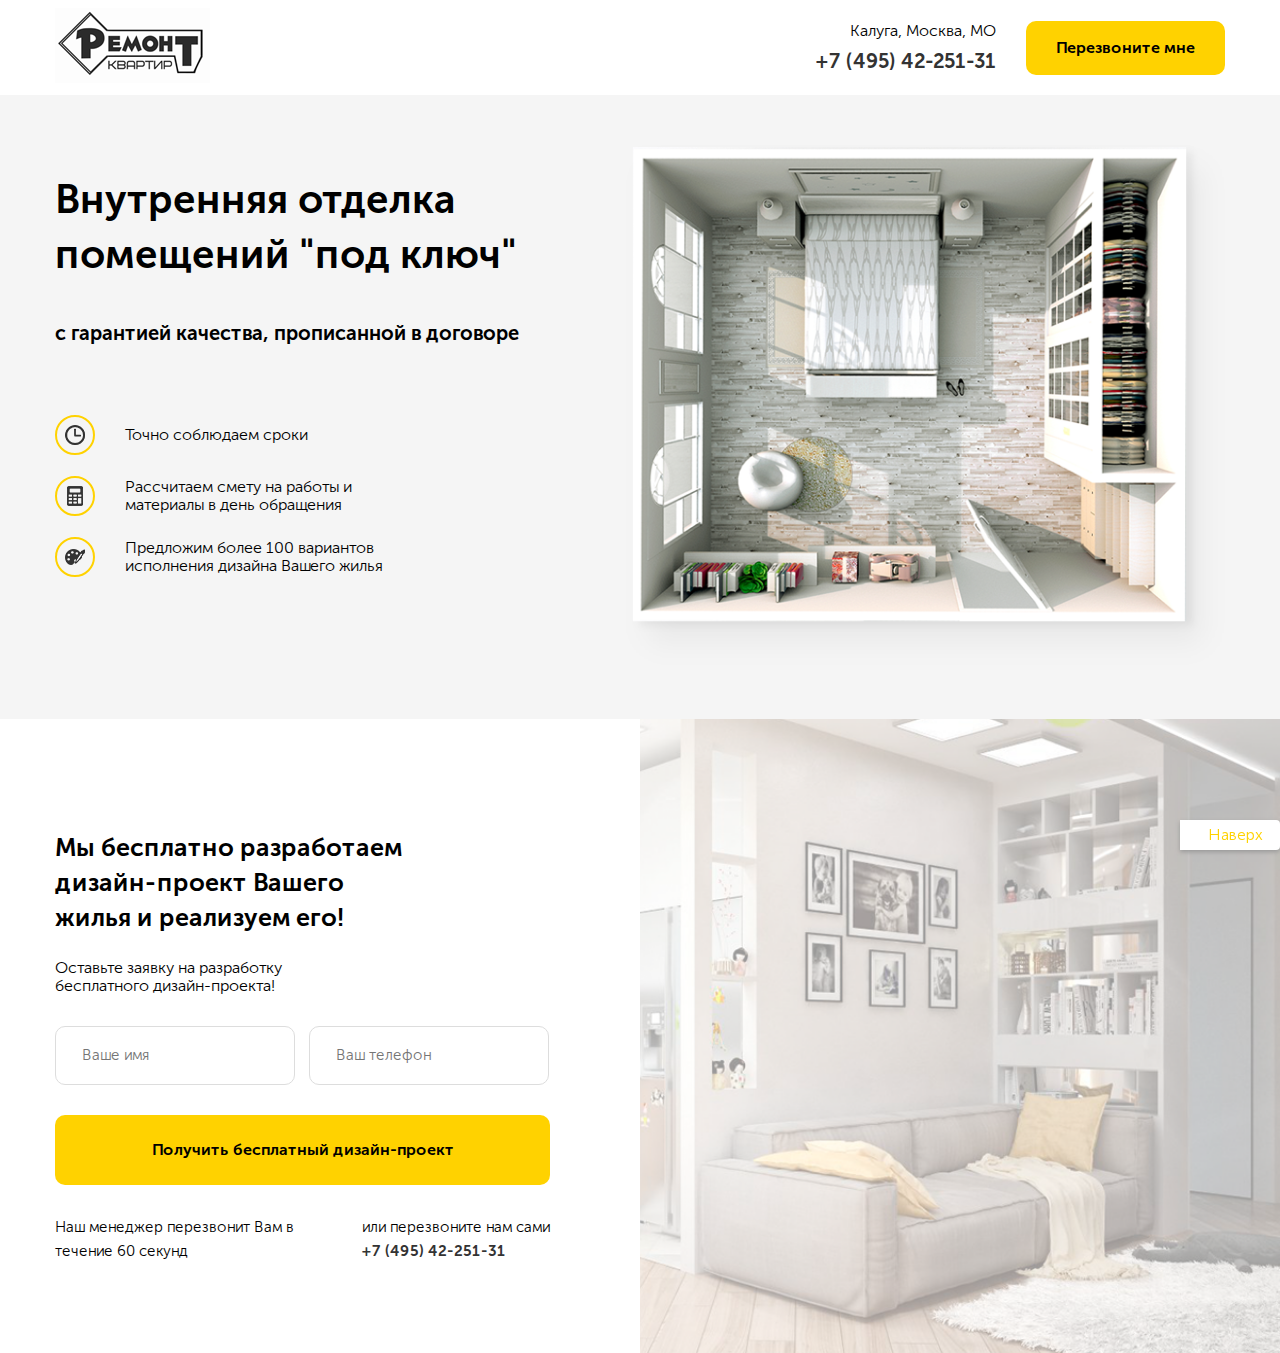
<file: src/index.html>
<!DOCTYPE html>
<html lang="ru">
<head>
 <meta charset="UTF-8">
 <meta name="viewport" content="width=device-width, initial-scale=1.0">
 <meta http-equiv="X-UA-Compatible" content="ie=edge">
 <title>Ремонт квартир</title>
 <link rel="stylesheet" href="css/normalize.css">
 <link rel="stylesheet" href="css/style.css">
</head>
<body>
 <nav class="navbar">
  <div class="container">
   <div class="navbar-block">
    <div class="navbar__logo">
     <img src="img/logo.png" alt="Логотип">
    </div>
    <!-- /navbar__logo -->
    <div class="navbar__info">
     <div class="navbar__contacts">
      <span class="navbar__address">
        Калуга, Москва, МО
      </span>
      <a href="tel: +7 (495) 42-251-31
      " class="navbar__phone"> +7 (495) 42-251-31 </a>
     </div>
     <!-- /.navbar__contacts -->
     <button class="button navbar__button" id="button">
      Перезвоните мне
     </button>
    </div>
    <!-- navbar__info -->
   </div>
   <!-- navbar-block -->
  </div>
  <!-- /container -->
 </nav>
 <main>
  <section class="hero">
    <div class="container">
      <div class="hero-block">
        <div class="hero-text">
          <h1 class="hero-text__title">
            Внутренняя отделка 
               помещений "под ключ"
          </h1>
          <span class="hero-text__subtitle">
            с гарантией качества, прописанной в договоре
          </span>
          <ul class="hero-list">
            <li class="hero-list__item">
             <div class="hero-list__image">
               <img src="img/clock.png" alt="clock">
             </div>
             <!-- /hero-list__image -->
             <span class="hero-list__text">
              Точно соблюдаем сроки
             </span>
            </li>
            <li class="hero-list__item">
              <div class="hero-list__image">
                <img src="img/calculator.png" alt="calculator">

              </div>
               <!-- /hero-list__image -->
              <span class="hero-list__text">
                Рассчитаем смету на работы
                и материалы в день обращения                 
              </span>  
            </li>
            <li class="hero-list__item">
              <div class="hero-list__image">
                <img src="img/paint-board.png" alt="paint-board">

              </div>
               <!-- /hero-list__image -->
              <span class="hero-list__text">
                Предложим более 100 вариантов 
                исполнения дизайна Вашего жилья
              </span>  
            </li>
          </ul>
        </div>
        <!-- /.hero-text -->
        <div class="hero-img">
          <img src="img/hero-image.png" alt="План квартиры">
        </div>
        <!-- /.hero-img -->
      </div>
      <!-- /.hero-block -->
    </div>
    <!-- /.container -->
  </section>
  <!-- /.hero -->
  <section class="offer section">
    <div class="container">
    <div class="offer-block">
     
        <h2 class="section-title offer__title">Мы бесплатно разработаем 
          дизайн-проект Вашего жилья 
          и реализуем его!
        </h2>
        <!-- /.h2 section-title -->
        <span class="section-subtitle offer__subtitle">Оставьте заявку на разработку 
          бесплатного дизайн-проекта!
          </span>
        <!-- /.section-subtitle -->
        <form action="#" class="form offer__form">
          <input type="text" class="input offer__input" placeholder="Ваше имя">
          <input type="tel" class="input offer__input" placeholder="Ваш телефон">
          <button class="button offer__button">Получить бесплатный дизайн-проект
          </button>
          <div class="offer-text">
            <span class="offer-text__left">
              Наш менеджер перезвонит Вам
                  в течение 60 секунд
            </span>
            <div class="offer-text__right">
              <span class="offer-text__info">
                  или перезвоните нам сами 
              </span>
              <a href="tel: +7 (495) 42-251-31
            " class="offer-text__phone"> +7 (495) 42-251-31 </a>
            </div>
          </div>
        </form>
        <!-- /.form offer__form -->
      </div>
    </div>
    <!-- /.offer-block -->
    <!-- /.container -->
  </section>
  <!-- /.offer -->
 </main>
 <div class="modal" id="modal">
   <div class="modal-dialog">
     <button class="modal-dialog__close" id="close">&times;</button>
     <h4 class="modal-dialog__title">Всплывающее окно</h4>
   </div>
 </div>
 <!-- /modal -->
 <!-- <script src="js/main.js"></script> -->
 <script
  src="https://code.jquery.com/jquery-3.4.1.min.js"
  integrity="sha256-CSXorXvZcTkaix6Yvo6HppcZGetbYMGWSFlBw8HfCJo="
  crossorigin="anonymous"></script>
  <script src="js/modal.js"></script>

    <div class="button-up" id="button-up">
      <span> Наверх </span>
    </div>
  <script src="js/arrow.js"></script>
</body>
</html>
</file>
<file: src/css/style.css>
@charset "UTF-8";
@font-face {
  font-family: 'Museo Sans Light';
  src: url("../fonts/MuseoSansCyrl-300.eot");
  src: url("../fonts/MuseoSansCyrl-300.eot?#iefix") format("embedded-opentype"), url("../fonts/MuseoSansCyrl-300.woff") format("woff"), url("../fonts/MuseoSansCyrl-300.ttf") format("truetype");
  font-weight: normal;
  font-style: normal;
}

@font-face {
  font-family: 'Museo Sans Bold';
  src: url("../fonts/MuseoSansCyrl-700.eot");
  src: url("../fonts/MuseoSansCyrl-700.eot?#iefix") format("embedded-opentype"), url("../fonts/MuseoSansCyrl-700.woff") format("woff"), url("../fonts/MuseoSansCyrl-700.ttf") format("truetype");
  font-weight: normal;
  font-style: normal;
}

* {
  -webkit-box-sizing: border-box;
          box-sizing: border-box;
}

body {
  font-family: 'Museo Sans Light', sans-serif;
  font-weight: 300;
}

img {
  max-width: 100%;
}

.container {
  width: 1170px;
  margin: auto;
}

@media (max-width: 1200px) {
  .container {
    width: 760px;
  }
}

@media (max-width: 768px) {
  .container {
    max-width: 580px;
    width: 90%;
  }
}

.button {
  border-radius: 10px;
  background-color: #ffd200;
  border: none;
  padding: 18px 30px;
  font-family: 'Museo Sans Bold', sans-serif;
  font-weight: 700;
}

.button:hover {
  background-color: #ffe04d;
  cursor: pointer;
}

.section {
  padding: 90px 0px;
}

.section-title {
  font-size: 25px;
  font-family: 'Museo Sans Bold', sans-serif;
  font-weight: 700;
}

.section-subtitle {
  font-size: 16px;
  display: block;
}

.input {
  border: 1px solid #dddddd;
  padding: 20px 26px;
  font-size: 15px;
  border-radius: 10px;
}

.button-up {
  display: -webkit-box;
  display: -ms-flexbox;
  display: flex;
  right: 0;
  margin: 0;
  position: fixed;
  bottom: 50px;
  width: 100px;
  color: #ffd200;
  background-color: #f5f5f5;
  line-height: 30px;
  text-decoration: none;
  padding: 0px 0 0 28px;
  background: no-repeat 7px 11px #ffffff;
  border-radius: 0 4px 4px 0;
  border-radius--webkit-border-radius: 0 4px 4px 0;
  border-radius--moz-border-radius: 0 4px 4px 0;
  border-radius--o-border-radius: 0 4px 4px 0;
  -webkit-box-shadow: 0 2px 4px #999;
          box-shadow: 0 2px 4px #999;
  box-shadow--webkit-box-shadow: 0 2px 4px #999;
  box-shadow--moz-box-shadow: 0 2px 4px #999;
  box-shadow--o-box-shadow: 0 2px 4px #999;
  box-shadow-cursor: pointer;
}

/* Импорт стилей шапки */
.navbar {
  padding: 8px 0;
}

.navbar-block {
  display: -webkit-box;
  display: -ms-flexbox;
  display: flex;
  -webkit-box-pack: justify;
      -ms-flex-pack: justify;
          justify-content: space-between;
  -webkit-box-align: center;
      -ms-flex-align: center;
          align-items: center;
}

.navbar__info {
  display: -webkit-box;
  display: -ms-flexbox;
  display: flex;
  -webkit-box-align: center;
      -ms-flex-align: center;
          align-items: center;
  text-align: right;
}

.navbar__address {
  display: -webkit-box;
  display: -ms-flexbox;
  display: flex;
  -webkit-box-orient: vertical;
  -webkit-box-direction: normal;
      -ms-flex-direction: column;
          flex-direction: column;
}

.navbar__button {
  margin-left: 30px;
  font-family: 'Museo Sans Bold', sans-serif;
  font-weight: 700;
}

.navbar__phone {
  display: inline-block;
  color: #333333;
  font-size: 20px;
  text-decoration: none;
  margin-top: 10px;
  font-family: 'Museo Sans Bold', sans-serif;
  font-weight: 700;
}

@media (max-width: 768px) {
  .navbar__contacts {
    display: none;
  }
  .navbar__button {
    font-size: 10px;
    padding: 15px 26px;
  }
  .navbar__logo {
    width: 91px;
  }
}

/* Стили для главного экрана */
.hero {
  padding: 50px 0px;
  background-color: #f5f5f5;
}

.hero-block {
  display: -webkit-box;
  display: -ms-flexbox;
  display: flex;
}

.hero-text {
  -ms-flex-preferred-size: 50%;
      flex-basis: 50%;
  padding-right: 100px;
}

.hero-text__title {
  font-size: 40px;
  line-height: 55px;
  margin-bottom: 40px;
  max-width: 462px;
  font-family: 'Museo Sans Bold', sans-serif;
  font-weight: 700;
}

.hero-text__subtitle {
  font-size: 20px;
  margin-bottom: 70px;
  display: inline-block;
  font-family: 'Museo Sans Bold', sans-serif;
  font-weight: 700;
}

.hero-list {
  margin: 0px;
  padding: 0px;
  list-style-type: none;
}

.hero-list__item {
  display: -webkit-box;
  display: -ms-flexbox;
  display: flex;
  -webkit-box-align: center;
      -ms-flex-align: center;
          align-items: center;
  margin-bottom: 21px;
}

.hero-list__item:last-child {
  margin-bottom: 0;
}

.hero-list__image {
  width: 40px;
  height: 40px;
  border: 2px solid #ffd200;
  display: -webkit-box;
  display: -ms-flexbox;
  display: flex;
  -webkit-box-align: center;
      -ms-flex-align: center;
          align-items: center;
  -webkit-box-pack: center;
      -ms-flex-pack: center;
          justify-content: center;
  border-radius: 50%;
  margin-right: 30px;
}

.hero-list__text {
  max-width: 300px;
}

@media (max-width: 1200px) {
  .hero-block {
    -webkit-box-orient: vertical;
    -webkit-box-direction: normal;
        -ms-flex-direction: column;
            flex-direction: column;
  }
  .hero-list {
    margin-bottom: 44px;
  }
  .hero-text {
    padding-right: 10px;
  }
}

@media (max-width: 768px) {
  .hero-text__title {
    font-size: 24px;
    line-height: 1.4;
    margin-bottom: 15px;
  }
  .hero-text__subtitle {
    font-size: 16px;
    margin-bottom: 28px;
  }
  .hero-list__item {
    margin-bottom: 20px;
  }
  .hero-list__text {
    font-size: 12px;
  }
  .hero-list__image {
    margin-right: 15px;
  }
}

/* Стили для блока offer */
.offer {
  background: url("../img/offer-bg.png") no-repeat;
  background-position: center right;
  background-size: contain;
  position: relative;
}

.offer:before {
  content: '';
  width: 50%;
  height: 100%;
  position: absolute;
  top: 0;
  left: 0;
  background-color: #ffffff;
}

.offer-block {
  width: 50%;
  padding-right: 90px;
  position: relative;
}

.offer__title {
  max-width: 350px;
  line-height: 35px;
  margin-bottom: 24px;
}

.offer__subtitle {
  max-width: 250px;
  margin-bottom: 30px;
}

.offer__input {
  margin-bottom: 30px;
  width: 240px;
}

.offer__input:first-child {
  margin-right: 10px;
}

.offer__button {
  width: 100%;
  min-height: 70px;
}

.offer-text {
  display: -webkit-box;
  display: -ms-flexbox;
  display: flex;
  -webkit-box-pack: justify;
      -ms-flex-pack: justify;
          justify-content: space-between;
  font-size: 15px;
  line-height: 24px;
  margin-top: 30px;
}

.offer-text__left {
  max-width: 300px;
  padding-right: 10px;
}

.offer-text__right {
  max-width: 278px;
}

.offer-text__phone {
  display: block;
  font-family: 'Museo Sans Bold', sans-serif;
  font-weight: 700;
  text-decoration: none;
  color: #333333;
}

@media (max-width: 1200px) {
  .offer {
    background-size: cover;
  }
  .offer__input {
    width: 100%;
    margin-bottom: 10px;
  }
  .offer__button {
    font-size: 13px;
  }
  .offer-text {
    display: block;
  }
  .offer-text__left {
    padding-right: 0px;
  }
  .offer-text__right {
    padding-top: 5px;
  }
}

@media (max-width: 768px) {
  .offer {
    background: #ffffff;
  }
  .offer__input {
    width: 100%;
    margin-bottom: 10px;
  }
  .offer__button {
    font-size: 13px;
  }
  .offer-block {
    width: 100%;
    padding-right: 0;
  }
}

/* Стили для модального окна */
.modal {
  position: fixed;
  left: 0;
  top: 0;
  width: 100%;
  height: 100%;
  background-color: rgba(0, 0, 0, 0.5);
  display: none;
}

.modal_active {
  display: -webkit-box;
  display: -ms-flexbox;
  display: flex;
}

.modal-dialog {
  position: relative;
  margin: auto;
  max-width: 450px;
  width: 90%;
  min-width: 200px;
  background-color: #fff;
  padding: 40px;
}

.modal-dialog__close {
  position: absolute;
  top: 0;
  right: 0;
}
/*# sourceMappingURL=style.css.map */
</file>
